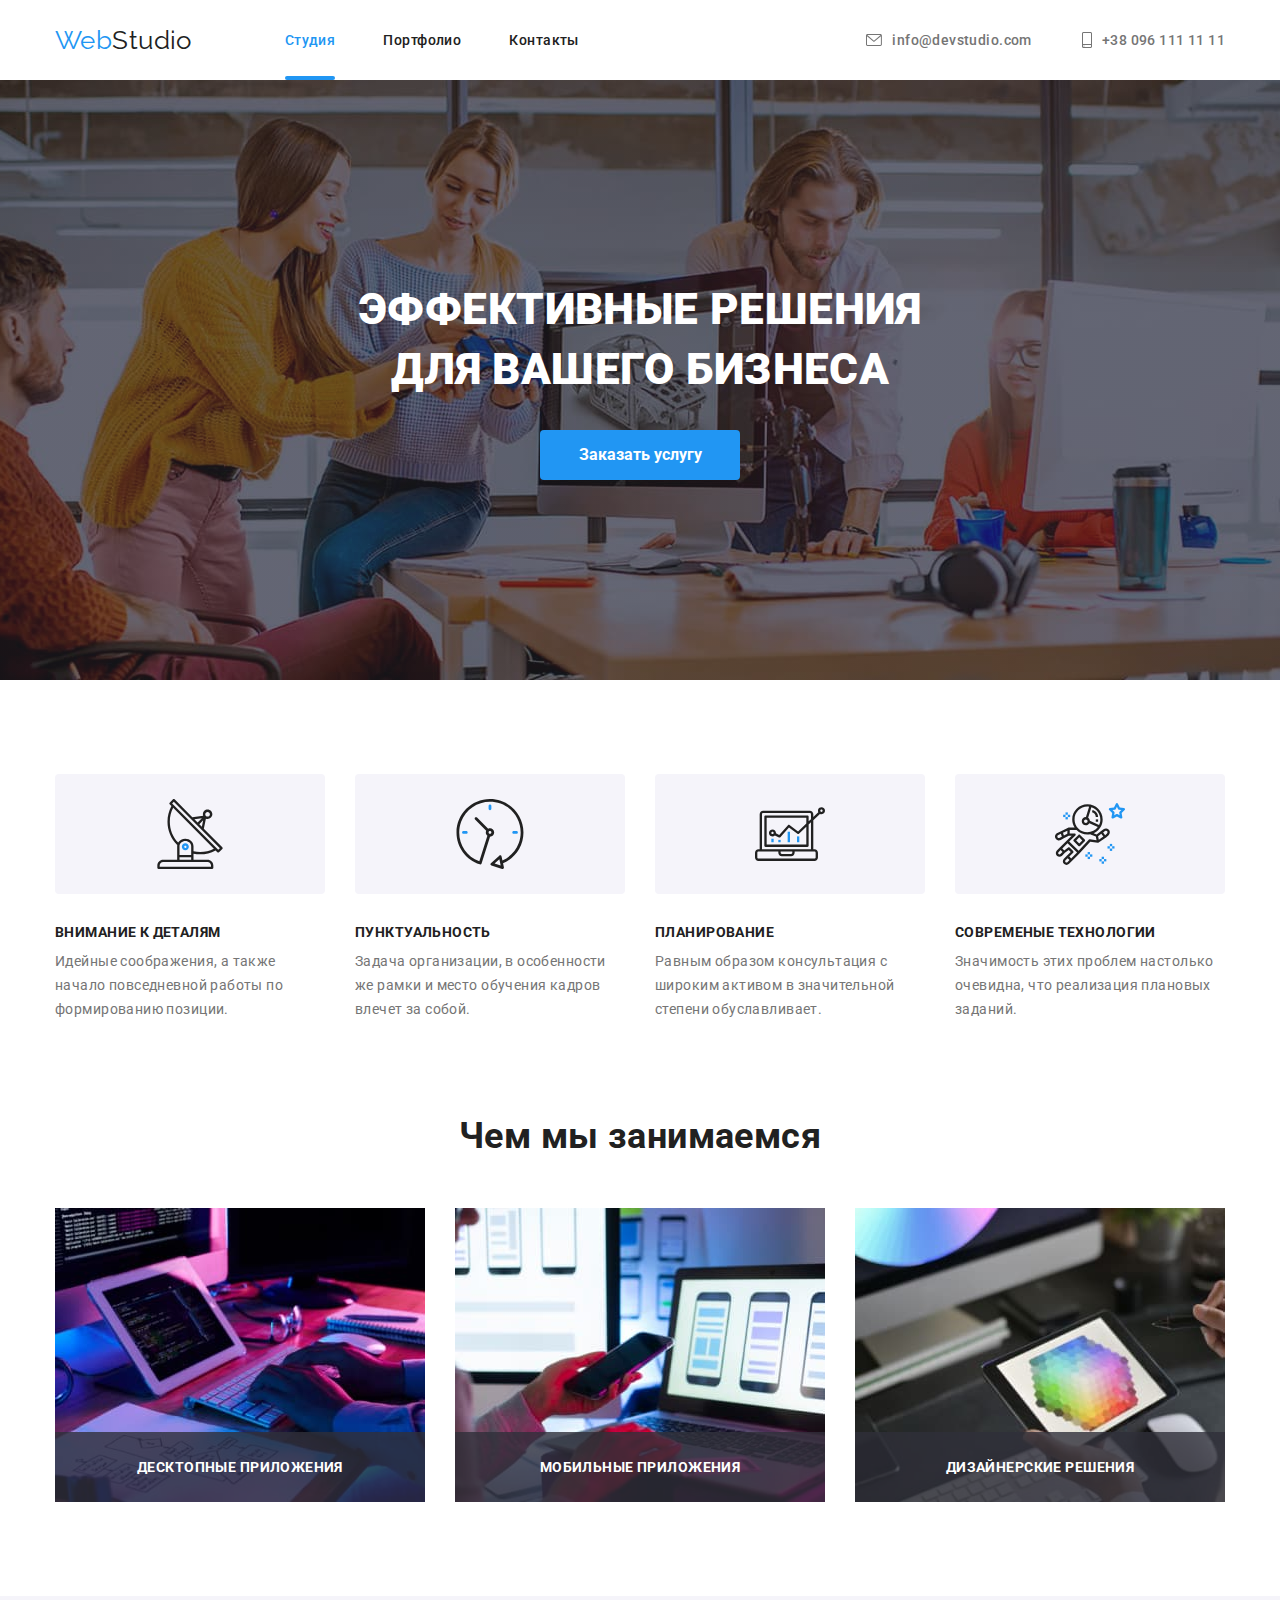
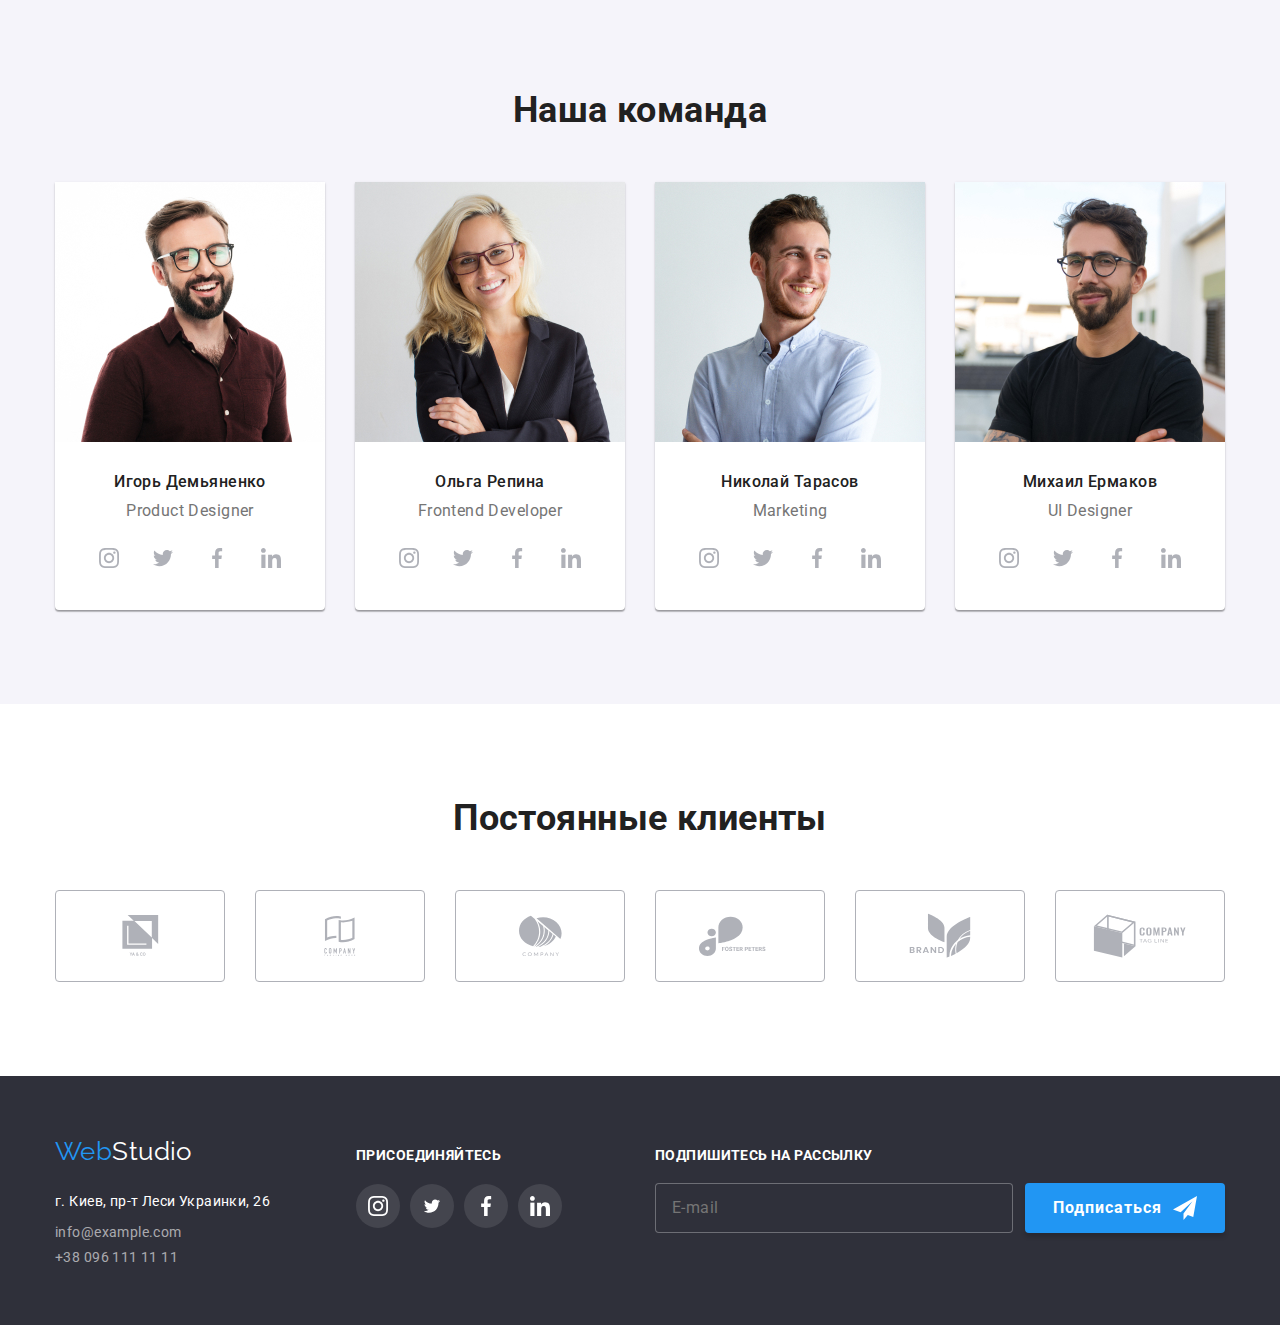
<file: index.html>
<!DOCTYPE html>
<html lang="ru">

<head>
    <meta charset="UTF-8">
    <meta http-equiv="X-UA-Compatible" content="IE=edge">
    <meta name="viewport" content="width=device-width, initial-scale=1.0">
    <title>Document</title>
    <link href="https://fonts.googleapis.com/css2?family=Raleway:wght@700&family=Roboto:wght@400;500;700;900&display=swap"
        rel="stylesheet">
    <link rel="stylesheet" href="https://cdnjs.cloudflare.com/ajax/libs/modern-normalize/1.1.0/modern-normalize.min.css">
    <link rel="stylesheet" href="./css/styles.css">
</head>

<body>
    <header class="header">
        <div class="container">
            <nav class="main-nav">
                <a href="./index.html" class="logo link"><span class="acent">Web</span>Studio</a>
            
                <ul class="site-nav list">
                    <li class="item position"><a href="./index.html" class="link current">Студия</a></li>
                    <li class="item"><a href="./portfolio.html" class="link">Портфолио</a></li>
                    <li class="item"><a href="" class="link">Контакты</a></li>
                </ul>
            
            </nav>
            
            <ul class="contacts-nav list">
                <li class="item">
                    <a href="mailto:info@devstudio.com" class="link link-icon">
                        <svg class="icon-email" width="16" height="12">
                        <use href="./images/icons.svg#email"></use>
                    </svg>info@devstudio.com</a></li>
                <li class="item">
                    <a href="tel:+380961111111" class="link link-icon">
                        <svg class="icon-email" width="10" height="16">
                        <use href="./images/icons.svg#tel"></use>
                    </svg>+38 096 111 11 11</a></li>
            </ul>
        </div>
    </header>
    <main>
        <section class="section hero overlay">
            <div class="container">
                <h1 class="title">ЭФФЕКТИВНЫЕ РЕШЕНИЯ ДЛЯ ВАШЕГО БИЗНЕСА</h1>
                <button type="button" class="button" data-modal-open>Заказать услугу</button>
            </div>
        </section>
        <section class="section benefits">
            <div class="container">
                <h2 class="visually-hidden">преимущества</h2>
                <ul class="list">
                    <li class="item">
                        <div class="attention">
                            <svg class="icon-attention">
                                <use href="./images/icons.svg#attention"></use>
                            </svg>
                        </div>
                        <h3 class="title-benefits">ВНИМАНИЕ К ДЕТАЛЯМ</h3>
                        <p class="description-benefits">Идейные соображения, а также начало повседневной работы по формированию позиции.
                        </p>
                    </li>
                    <li class="item">
                        <div class="attention">
                            <svg class="icon-attention">
                                <use href="./images/icons.svg#punktuality"></use>
                            </svg>
                        </div>
                        <h3 class="title-benefits">ПУНКТУАЛЬНОСТЬ</h3>
                        <p class="description-benefits">Задача организации, в особенности же рамки и место обучения кадров влечет за
                            собой.</p>
                    </li>
                    <li class="item">
                        <div class="attention">
                            <svg class="icon-attention">
                                <use href="./images/icons.svg#planning"></use>
                            </svg>
                        </div>
                        <h3 class="title-benefits">ПЛАНИРОВАНИЕ</h3>
                        <p class="description-benefits">Равным образом консультация с широким активом в значительной степени
                            обуславливает.</p>
                    </li>
                    <li class="item">
                        <div class="attention">
                            <svg class="icon-attention">
                                <use href="./images/icons.svg#technology"></use>
                            </svg>
                        </div>
                        <h3 class="title-benefits">СОВРЕМЕНЫЕ ТЕХНОЛОГИИ</h3>
                        <p class="description-benefits">Значимость этих проблем настолько очевидна, что реализация плановых заданий.</p>
                    </li>
                </ul>
            </div>
        </section>
        <section class="section examples">
           <div class="container">
                <h2 class="section-title">Чем мы занимаемся</h2>
                <ul class="list">
                    <li class="item position"><img class="foto" src="./images/img1.jpg" width="370" alt="программируем"><div class="examples-description"><h3 class="title">Десктопные приложения</h3></div></li>
                    <li class="item position"><img class="foto" src="./images/img2.jpg" width="370" alt="адаптируем для телефона"><div class="examples-description"><h3 class="title">Мобильные приложения</h3></div></li>
                    <li class="item position"><img class="foto" src="./images/img3.jpg" width="370" alt="умняк мандячим"><div class="examples-description"><h3 class="title">Дизайнерские решения</h3></div></li>
                </ul>
           </div>
        </section>
        <section class="section team">
            <div class="container">
                <h2 class="section-title">Наша команда</h2>
                <ul class="list team-list">
                    <li class="item"><img class="foto" src="./images/imgigor.jpg" width="270" alt="фотография Игорь Демьяненко">
                        <div class="team-info"><h3 class="name">Игорь Демьяненко</h3>
                        <p class="profession">Product Designer</p>
                        <ul class="list social-links">
                            <li><a href="" class="link social-link"><svg class="icon-social-network">
                                <use href="./images/icons.svg#instagram"></use>
                                </svg></a></li>
                            <li><a href="" class="link social-link"><svg class="icon-social-network">
                                <use href="./images/icons.svg#twitter"></use>
                            </svg></a></li>
                            <li><a href="" class="link social-link"><svg class="icon-social-network">
                                <use href="./images/icons.svg#facebook"></use>
                            </svg></a></li>
                            <li><a href="" class="link social-link"><svg class="icon-social-network">
                                <use href="./images/icons.svg#linkedin"></use>
                            </svg></a></li>
                        </ul>
                        </div>
                    </li>
                    <li class="item"><img class="foto" src="./images/imgolga.jpg" width="270" alt="фотография Ольга Репина">
                        <div class="team-info"><h3 class="name">Ольга Репина</h3>
                        <p class="profession">Frontend Developer</p>
                        <ul class="list social-links">
                            <li><a href="" class="link social-link"><svg class="icon-social-network">
                                        <use href="./images/icons.svg#instagram"></use>
                                    </svg></a></li>
                            <li><a href="" class="link social-link"><svg class="icon-social-network">
                                        <use href="./images/icons.svg#twitter"></use>
                                    </svg></a></li>
                            <li><a href="" class="link social-link"><svg class="icon-social-network">
                                        <use href="./images/icons.svg#facebook"></use>
                                    </svg></a></li>
                            <li><a href="" class="link social-link"><svg class="icon-social-network">
                                        <use href="./images/icons.svg#linkedin"></use>
                                    </svg></a></li>
                        </ul>
                        </div>
                    </li>
                    <li class="item"><img class="foto" src="./images/imgnikolay.jpg" width="270" alt="фотография Николай Тарасов">
                        <div class="team-info"><h3 class="name">Николай Тарасов</h3>
                        <p class="profession">Marketing</p>
                        <ul class="list social-links">
                            <li><a href="" class="link social-link"><svg class="icon-social-network">
                                        <use href="./images/icons.svg#instagram"></use>
                                    </svg></a></li>
                            <li><a href="" class="link social-link"><svg class="icon-social-network">
                                        <use href="./images/icons.svg#twitter"></use>
                                    </svg></a></li>
                            <li><a href="" class="link social-link"><svg class="icon-social-network">
                                        <use href="./images/icons.svg#facebook"></use>
                                    </svg></a></li>
                            <li><a href="" class="link social-link"><svg class="icon-social-network">
                                        <use href="./images/icons.svg#linkedin"></use>
                                    </svg></a></li>
                        </ul>
                        </div>
                    </li>
                    <li class="item"><img class="foto" src="./images/imgmihai.jpg" width="270" alt="фотография Михаил Ермаков">
                        <div class="team-info"><h3 class="name">Михаил Ермаков</h3>
                        <p class="profession">UI Designer</p>
                        <ul class="list social-links">
                            <li><a href="" class="link social-link"><svg class="icon-social-network">
                                        <use href="./images/icons.svg#instagram"></use>
                                    </svg></a></li>
                            <li><a href="" class="link social-link"><svg class="icon-social-network">
                                        <use href="./images/icons.svg#twitter"></use>
                                    </svg></a></li>
                            <li><a href="" class="link social-link"><svg class="icon-social-network">
                                        <use href="./images/icons.svg#facebook"></use>
                                    </svg></a></li>
                            <li><a href="" class="link social-link"><svg class="icon-social-network">
                                        <use href="./images/icons.svg#linkedin"></use>
                                    </svg></a></li>
                        </ul>
                        </div>
                    </li>
                </ul>
            </div>
        </section>
        <section class="section">
            <div class="container">
                <h2 class="section-title">Постоянные клиенты</h2>
                <ul class="list regular-clients">
                    <li><a href="" class="link client"><svg width="46.7" height="41" class="icon-clients">
                        <use href="./images/icons.svg#client1"></use>   
                    </svg></a></li>
                    <li><a href="" class="link client"><svg  width="52" height="40" class="icon-clients">
                        <use href="./images/icons.svg#client2"></use>
                    </svg></a></li>
                    <li><a href="" class="link client"><svg width="46.46" height="41.18" class="icon-clients">
                        <use href="./images/icons.svg#client3"></use>
                    </svg></a></li>
                    <li><a href="" class="link client"><svg width="84.44" height="40.620" class="icon-clients">
                        <use href="./images/icons.svg#client4"></use>
                    </svg></a></li>
                    <li><a href="" class="link client"><svg width="62.54" height="45.43" class="icon-clients">
                        <use href="./images/icons.svg#client5"></use>
                    </svg></a></li>
                    <li><a href="" class="link client"><svg width="93.79" height="43.93" class="icon-clients">
                        <use href="./images/icons.svg#client6"></use>
                    </svg></a></li>
                </ul>
            </div>
        </section>
    </main>
    <footer class="section footer-info">
        <div class="container footer">
            <div class="footer-addres">
                <a href="./index.html" class="footer-logo logo link"><span class="acent">Web</span><span
                    class="footer-acent">Studio</span></a>
                <address class="footer-contacts">
                <ul class="list">
                    <li class="item"><a href="https://bit.ly/3pXMvUd" target="_blank" rel="noreferrer noopener"
                            class="location link">г. Киев,
                            пр-т Леси Украинки, 26</a></li>
                    <li class="item"><a href="mailto:info@example.com" class="link hover-footer">info@example.com</a></li>
                    <li class="item"><a href="tel:+380961111111" class="link hover-footer">+38 096 111 11 11</a></li>
                </ul>
                </address>
            </div>
            <div class="join-us">
                <h2 class="title">присоединяйтесь</h2>
                <ul class="list footer-links">
                    <li><a href="" class="link footer-link">
                        <svg width="20" height="20" class="icon-footer"><use href="./images/icons.svg#instafooter"></use></svg>
                    </a></li>
                    <li><a href="" class="link footer-link">
                        <svg width="20" height="16.25" class="icon-footer"><use href="./images/icons.svg#twitfooter"></use></svg>
                    </a></li>
                    <li><a href="" class="link footer-link">
                        <svg width="20" height="20" class="icon-footer"><use href="./images/icons.svg#facebookfooter"></use></svg>
                    </a></li>
                    <li><a href="" class="link footer-link">
                        <svg width="20" height="20" class="icon-footer"><use href="./images/icons.svg#linkedinfooter"></use></svg>
                    </a></li>
                </ul>
            </div>
            <div class="email-input">
                <h2 class="title">Подпишитесь на рассылку</h2>
                <form class="footer-form">
                    <input type="email" name="mail" class="footer-input" required placeholder="E-mail">
                    <button type="submit" class="button-footer">Подписаться
                        <svg width="24px" height="24px" class="icon-button-footer">
                            <use href="./images/icons.svg#icon-send"></use>
                        </svg>
                    </button>
                </form>
            </div>
        </div>
    </footer>
    <div class="backdrop is-hidden" data-modal>
        <div class="modal"><button type="button" class="modal-button" data-modal-close><svg class="icon-modal-close" width="18px" height="18px">
            <use href="./images/icons.svg#close-black"></use></svg></button>
            
            <form class="form">
                <b>Оставьте свои данные, мы вам перезвоним</b>
                
                <div class="form-group">
                    <label for="name" class="form-lable"><span class="input-text">Имя</span><input type="text" name="name" id="name" class="form-input" required><svg class="icon-person" width="18px" height="18px">
                        <use href="./images/icons.svg#person-black"></use></svg>
                    </label>
                    
                </div>
                
                <div class="form-group">
                    <label for="tel" class="form-lable"><span class="input-text">Телефон</span><input type="tel" name="tel" id="tel" class="form-input"><svg class="icon-person" width="18px" height="18px">
                        <use href="./images/icons.svg#phone-black"></use></svg>
                    </label>
                                     
                </div>
                
                <div class="form-group">
                    <label for="mail" class="form-lable"><span class="input-text">Почта</span><input type="email" name="mail" id="mail" class="form-input"><svg class="icon-person" width="18px" height="18px">
                        <use href="./images/icons.svg#email-black"></use></svg>
                    </label>
                </div>

                <div class="coment-group">
                    <label for="coment" class="form-lable"><span class="input-text">Комментарий</span><textarea name="coment" id="coment" class="coment-input" placeholder="Введите текст"></textarea>
                    </label>
                    
                </div>
                

                <div class="checkbox-field">
                    <label class="checkbox-lable"><input type="checkbox" class="checkbox" name="policy">
                    <svg class="icon-check" width="15px" height="15px">
                        <use href="./images/icons.svg#checkbox-empty"></use></svg>
                    <span>Соглашаюсь с рассылкой и принимаю <a href="" class="link">Условия договора</a></span> 
                    </label>
                </div>
                
                
                <button type="submit" class="button-form">Отправить</button>
            </form>
        </div>
    </div>
    <script src="./js/modal.js"></script>
</body>
</html>
</file>
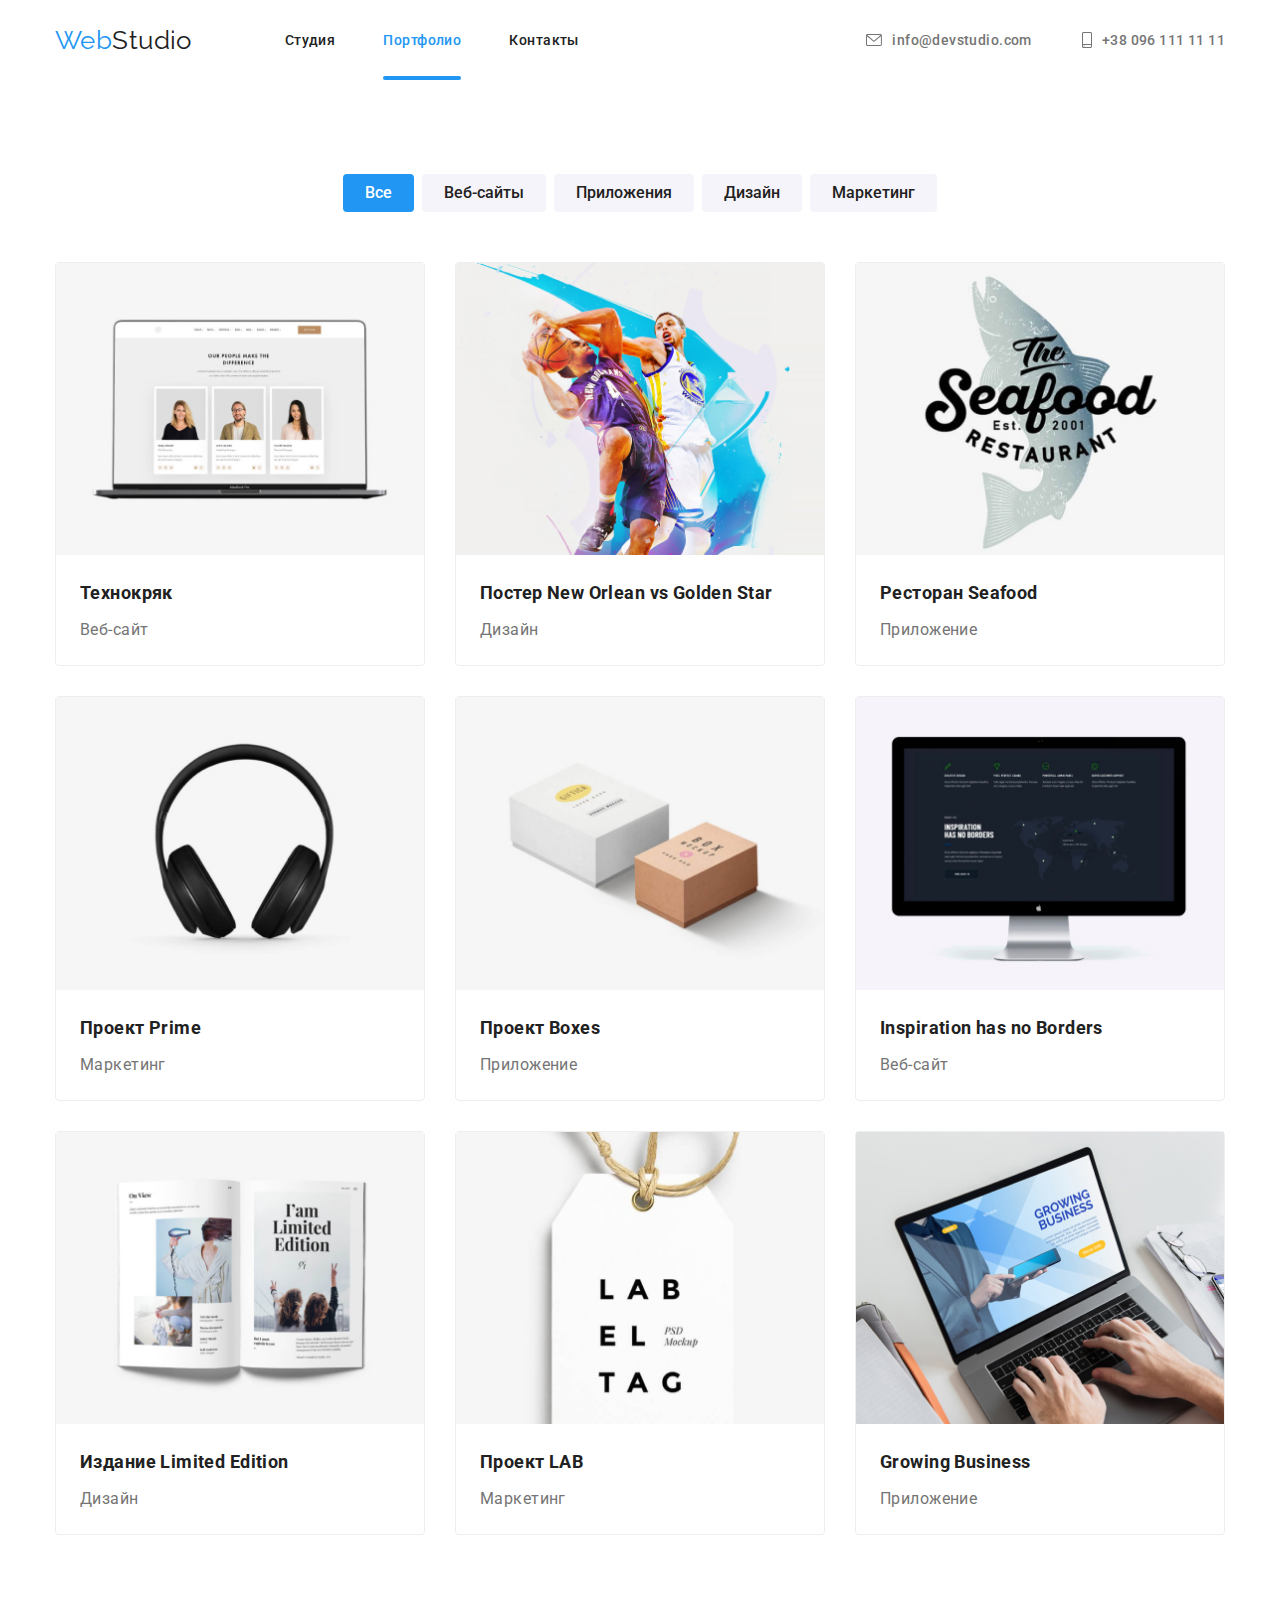
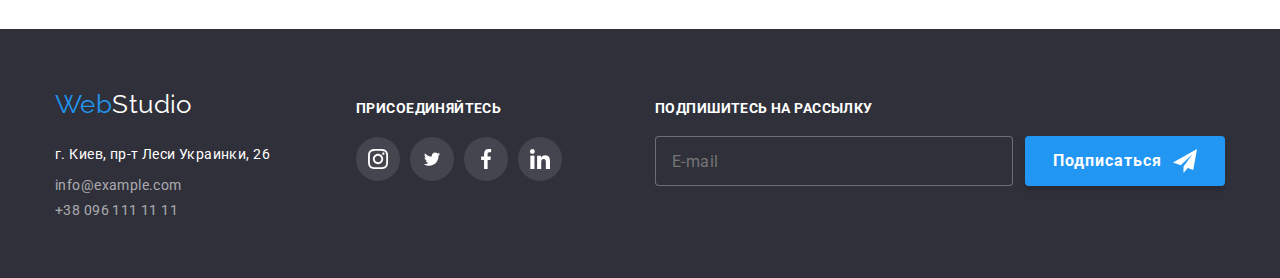
<file: portfolio.html>
<!DOCTYPE html>
<html lang="ru">
<head>
    <meta charset="UTF-8">
    <meta http-equiv="X-UA-Compatible" content="IE=edge">
    <meta name="viewport" content="width=device-width, initial-scale=1.0">
    <title>Document</title>
    <link href="https://fonts.googleapis.com/css2?family=Raleway:wght@700&family=Roboto:wght@400;500;700;900&display=swap"
        rel="stylesheet">
    <link rel="stylesheet" href="https://cdnjs.cloudflare.com/ajax/libs/modern-normalize/1.1.0/modern-normalize.min.css">
    <link rel="stylesheet" href="./css/styles.css"> 
</head>
<body>
     <header class="header">
        <div class="container">
            <nav class="main-nav">
                <a href="./index.html" class="logo link"><span class="acent">Web</span>Studio</a>
            
                <ul class="site-nav list">
                    <li class="item"><a href="./index.html" class="link">Студия</a></li>
                    <li class="item position"><a href="./portfolio.html" class="link current">Портфолио</a></li>
                    <li class="item"><a href="" class="link">Контакты</a></li>
                </ul>
            
            </nav>
            
            <ul class="contacts-nav list">
                <li class="item">
                    <a href="mailto:info@devstudio.com" class="link link-icon">
                        <svg class="icon-email" width="16" height="12">
                        <use href="./images/icons.svg#email"></use>
                    </svg>info@devstudio.com</a></li>
                <li class="item">
                    <a href="tel:+380961111111" class="link link-icon">
                        <svg class="icon-email" width="10" height="16">
                        <use href="./images/icons.svg#tel"></use>
                    </svg>+38 096 111 11 11</a></li>
            </ul>
        </div>
    </header>
    <main>
        <section class="section portfolio">
            <div class="container">
                <h1 class="visually-hidden">Портфолио</h1>
                <div class="portfolio-filter">
                    <ul class="btn-list list">
                        <li class="item"><button type="button" class="btn active">Все</button></li>
                        <li class="item"><button type="button" class="btn">Веб-сайты</button></li>
                        <li class="item"><button type="button" class="btn">Приложения</button></li>
                        <li class="item"><button type="button" class="btn">Дизайн</button></li>
                        <li class="item"><button type="button" class="btn">Маркетинг</button></li>
                    </ul>
                </div>
                <ul class="list">
                    <li class="portfolio-item">
                        <a href="" class="link portfolio-link"><div class="position"><img class="foto" src="./images/imgportfolio1.jpg" alt="разработка Веб-сайта" width="370">
                            <div class="portfolio-description"><p>Ресурс предлагает комплексные предложения с разным уровнем функционала и сервисов. Все это позволит посетителю получить
                            исчерпывающие сведения о компании или частном лице.</p></div></div>
                            <div class="portfolio-info"><h2 class="portfolio-title">Технокряк</h2>
                            <p class="about">Веб-сайт</p></div>
                        </a>
                    </li>
                    
                    <li class="portfolio-item">
                        <a href="" class="link portfolio-link"><div class="position"><img class="foto" src="./images/imgportfolio2.jpg" alt="баскетболисты" width="370">
                            <div class="portfolio-description"><p>Ресурс предлагает комплексные предложения с разным уровнем функционала и сервисов. Все это позволит посетителю получить 
                            исчерпывающие сведения о компании или частном лице.</p></div></div>
                            <div class="portfolio-info"><h2 class="portfolio-title">Постер New Orlean vs Golden Star</h2>
                            <p class="about">Дизайн</p></div>
                        </a>
                
                    </li>
                    <li class="portfolio-item">
                        <a href="" class="link portfolio-link"><div class="position"><img class="foto" src="./images/imgportfolio3.jpg" alt="логотип ресторана" width="370">
                            <div class="portfolio-description"><p>Ресурс предлагает комплексные предложения с разным уровнем функционала и сервисов. Все это позволит посетителю получить
                            исчерпывающие сведения о компании или частном лице.</p></div></div>
                            <div class="portfolio-info"><h2 class="portfolio-title">Ресторан Seafood</h2>
                            <p class="about">Приложение</p></div>
                        </a>
                
                    </li>
                    <li class="portfolio-item">
                        <a href="" class="link portfolio-link"><div class="position"><img class="foto" src="./images/imgportfolio4.jpg" alt="наушники" width="370">
                            <div class="portfolio-description"><p>Ресурс предлагает комплексные предложения с разным уровнем функционала и сервисов. Все это позволит посетителю получить
                            исчерпывающие сведения о компании или частном лице.</p></div></div>
                            <div class="portfolio-info"><h2 class="portfolio-title">Проект Prime</h2>
                            <p class="about">Маркетинг</p></div>
                        </a>
                
                    </li>
                    <li class="portfolio-item">
                        <a href="" class="link portfolio-link"><div class="position"><img class="foto" src="./images/imgportfolio5.jpg" alt="две коробки" width="370">
                            <div class="portfolio-description"><p>Ресурс предлагает комплексные предложения с разным уровнем функционала и сервисов. Все это позволит посетителю получить
                            исчерпывающие сведения о компании или частном лице.</p></div></div>
                            <div class="portfolio-info"><h2 class="portfolio-title">Проект Boxes</h2>
                            <p class="about">Приложение</p></div>
                        </a>
                
                    </li>
                    <li class="portfolio-item">
                        <a href="" class="link portfolio-link"><div class="position"><img class="foto" src="./images/imgportfolio6.jpg" alt="открытый Веб-сайт" width="370">
                            <div class="portfolio-description"><p>Ресурс предлагает комплексные предложения с разным уровнем функционала и сервисов. Все это позволит посетителю получить
                            исчерпывающие сведения о компании или частном лице.</p></div></div>
                            <div class="portfolio-info"><h2 class="portfolio-title">Inspiration has no Borders</h2>
                            <p class="about">Веб-сайт</p></div>
                        </a>
                
                    </li>
                    <li class="portfolio-item">
                        <a href="" class="link portfolio-link"><div class="position"><img class="foto" src="./images/imgportfolio7.jpg" alt="открытая книга" width="370">
                            <div class="portfolio-description"><p>Ресурс предлагает комплексные предложения с разным уровнем функционала и сервисов. Все это позволит посетителю получить
                            исчерпывающие сведения о компании или частном лице.</p></div></div>
                            <div class="portfolio-info"><h2 class="portfolio-title">Издание Limited Edition</h2>
                            <p class="about">Дизайн</p></div>
                        </a>
                
                    </li>
                    <li class="portfolio-item">
                        <a href="" class="link portfolio-link"><div class="position"><img class="foto" src="./images/imgportfolio8.jpg" alt="бирка" width="370">
                            <div class="portfolio-description"><p>Ресурс предлагает комплексные предложения с разным уровнем функционала и сервисов. Все это позволит посетителю получить
                            исчерпывающие сведения о компании или частном лице.</p></div></div>
                            <div class="portfolio-info"><h2 class="portfolio-title">Проект LAB</h2>
                            <p class="about">Маркетинг</p></div>
                        </a>
                
                    </li>
                    <li class="portfolio-item">
                        <a href="" class="link portfolio-link"><div class="position"><img class="foto" src="./images/imgportfolio9.jpg" alt="работа за ноутбуком" width="370">
                            <div class="portfolio-description"><p>Ресурс предлагает комплексные предложения с разным уровнем функционала и сервисов. Все это позволит посетителю получить
                            исчерпывающие сведения о компании или частном лице.</p></div></div>
                            <div class="portfolio-info"><h2 class="portfolio-title">Growing Business</h2>
                            <p class="about">Приложение</p></div>
                        </a>
                
                    </li>
                
                </ul>
            </div>
        </section>
    </main>
    <footer class="section footer-info">
        <div class="container footer">
            <div class="footer-addres">
                <a href="./index.html" class="footer-logo logo link"><span class="acent">Web</span><span
                        class="footer-acent">Studio</span></a>
                <address class="footer-contacts">
                    <ul class="list">
                        <li class="item"><a href="https://bit.ly/3pXMvUd" target="_blank" rel="noreferrer noopener"
                                class="location link">г. Киев,
                                пр-т Леси Украинки, 26</a></li>
                        <li class="item"><a href="mailto:info@example.com" class="link hover-footer">info@example.com</a>
                        </li>
                        <li class="item"><a href="tel:+380961111111" class="link hover-footer">+38 096 111 11 11</a></li>
                    </ul>
                </address>
            </div>
            <div class="join-us">
                <h2 class="title">присоединяйтесь</h2>
                <ul class="list footer-links">
                    <li><a href="" class="link footer-link">
                            <svg width="20" height="20" class="icon-footer">
                                <use href="./images/icons.svg#instafooter"></use>
                            </svg>
                        </a></li>
                    <li><a href="" class="link footer-link">
                            <svg width="20" height="16.25" class="icon-footer">
                                <use href="./images/icons.svg#twitfooter"></use>
                            </svg>
                        </a></li>
                    <li><a href="" class="link footer-link">
                            <svg width="20" height="20" class="icon-footer">
                                <use href="./images/icons.svg#facebookfooter"></use>
                            </svg>
                        </a></li>
                    <li><a href="" class="link footer-link">
                            <svg width="20" height="20" class="icon-footer">
                                <use href="./images/icons.svg#linkedinfooter"></use>
                            </svg>
                        </a>
                    </li>
                </ul>
            </div>
            <div class="email-input">
                <h2 class="title">Подпишитесь на рассылку</h2>
                <form class="footer-form">
                    <input type="email" name="mail" class="footer-input" required placeholder="E-mail">
                    <button type="submit" class="button-footer">Подписаться
                        <svg width="24px" height="24px" class="icon-button-footer">
                            <use href="./images/icons.svg#icon-send"></use>
                        </svg>
                    </button>
                </form>
            </div>
        </div>
    </footer>
    
</body>
</html>
</file>
<file: css/styles.css>
*,
*::before,
*::after {
    box-sizing: border-box;
}

:root {
    --brand-color:#2196F3;
    --main-text-color:#212121;
    --secondary-text-color: #757575;
    --white-color: #FFFFFF;
    --main-font: 'Roboto';
}

body {
    color: var(--main-text-color);
    background-color: var(--white-color);
    font-family: var(--main-font), sans-serif;
    letter-spacing: 0.03em;
    font-size: 14px;
}
h1,
h2,
h3,
h4,
h5,
h6,
p,
ul {
    margin: 0;
    margin: 0;
    padding: 0;
}

a:active,
a:focus {
    outline: none;
}

input,
textarea {
    outline: none;
}

input:active,
textarea:active {
    outline: none;
}

:focus {
    outline: none;
}

textarea {
    resize: none;
}

textarea {
    resize: vertical;
}

textarea {
    resize: horizontal;
}

.list {
    list-style: none;
}
.link {
    text-decoration: none;
    color: var(--main-text-color)
}
.section {
    padding-top: 94px;
    padding-bottom: 94px;
}
.container {
    margin-left: auto;
    margin-right: auto;
    padding-left: 15px;
    padding-right: 15px;
    width: 1200px;
}

/* header */
.logo {
    font-family: 'Raleway';
    color: var(--main-text-color);
    font-size: 26px;
    line-height: 1.192;

}

.acent  {
    color: var(--brand-color);
    
}
.header .container {
    display: flex;
    align-items: center;
}
.main-nav {
    display: flex;
    align-items: center;
}
.site-nav {
    display: flex;
    align-items: center;
    justify-content: space-between;
    width: 294px;
    margin-left: 93px;
    font-weight: 500;
    font-size: 14px;
    line-height: 1.143;
}
.site-nav div:not(:last-child) {
    margin-right: 50px;
}
.site-nav .link.current {
    color: var(--brand-color);
}
.site-nav .link {
    display: block;
    transition: color 250ms cubic-bezier(0.4, 0, 0.2, 1);
    padding-top: 32px;
    padding-bottom: 32px;
}
.site-nav .link:hover,
.site-nav .link:focus {
    color: var(--brand-color);
}
.contacts-nav {
    margin-left: auto;
    display: flex;
    align-items: center;
}
.contacts-nav .item:not(:last-child) {
    margin-right: 50px;
}
.contacts-nav .link {
    padding-top: 32px;
    padding-bottom: 32px;
    font-weight: 500;
    font-size: 14px;
    line-height: 1.143;
    color: var(--secondary-text-color);
}

/* позиционирование хедера */


.position {
       position: relative;
       overflow: hidden;
}

.site-nav .current::after {
    display: block;
    content: '';
    position: absolute;
    width: 100%;
    height: 4px;
    left: 0;
    bottom: 0;
    background: #2196F3;
    border-radius: 2px;
}





/* ИКОНКИ контактов */

.link-icon {
    display: inline-flex;
    align-items: center;
    transition: color 250ms cubic-bezier(0.4, 0, 0.2, 1);
}
.icon-email {
    fill: currentColor;
    margin-right: 10px;
    
}
.link-icon:hover {
    color: var(--brand-color);
}




.contacts-nav .link:hover,
.contacts-nav .link:focus {
    color: var(--brand-color);
}
/* main */
.hero {
    padding-top: 200px; 
    padding-bottom: 200px;
    text-align: center;
    background: #C4C4C4;
    
}
.overlay {
    max-width: 1600px;
    height: 600px;
    margin-left: auto;  
    margin-right: auto;
    background-repeat: no-repeat;
    background-size: cover;
    background-position: center;
    background-image: linear-gradient(to right, 
    rgba(47, 48, 58, 0.4), 
    rgba(47, 48, 58, 0.4)),
    url(../images/Imghero\ \(1\).jpg);
    
    
    
    
}
.hero .title {
    width: 650px;
    margin-left: auto;
    margin-right: auto;
    margin-bottom: 30px;
    color: var(--white-color);
    font-weight: 900;
    font-size: 44px;
    line-height: 1.363;
}
.button {
    cursor: pointer;
    background-color: var(--brand-color);
    color: var(--white-color);
    font-weight: 700;
    font-size: 16px;
    line-height: 1.875;
    font-family: 'Roboto';
    border-radius: 4px;
    padding: 10px 32px 10px 32px;
    min-width: 200px;
    border: none;
    transition: background-color 250ms cubic-bezier(0.4, 0, 0.2, 1);
}

.button:focus {
    background-color: #188CE8;
}
/* претмущества */


.visually-hidden {
    position: absolute;
    width: 1px;
    height: 1px;
    margin: -1px;
    border: 0;
    padding: 0;

    white-space: nowrap;
    clip-path: inset(100%);
    clip: rect(0 0 0 0);
    overflow: hidden;
}

.benefits .list {
    display: flex;
}
.benefits .item {
    width: 270px;
}
.benefits .item:not(:last-child) {
    margin-right: 30px;
}


.title-benefits {
    margin-bottom: 10px;
    font-size: 14px;
    line-height: 1.143;
}


.description-benefits {
    color: var(--secondary-text-color);
    line-height: 1.714;
}
   


/* ИКОНКИ ПРЕИМУЩЕСТВ */
.attention {
    display: flex;
    align-items: center;
    justify-content: center;
    height: 120px;
    background-color: #F5F4FA;
    border-radius: 4px;
    margin-bottom: 30px;
    
}
.icon-attention {
    width: 70px;
    height: 70px;
    
}






.section.examples {
    padding-top: 0;
    
}

.examples .list {
    display: flex;
    justify-content: space-between;
}


.foto {
    display: block;
    max-width: 100%;
}
.section-title {
    margin-bottom: 50px;
    font-size: 36px;
    line-height: 1.166;
}


/* позиционирование чем мы занимаемся */

.examples-description {
    display: flex;
    position: absolute;
    align-items: center;
    justify-content: center;
    bottom: 0;
    left: 0;
    width: 100%;
    height: 70px;
    background: rgba(47, 48, 58, 0.8);
}

.position .title {
    font-weight: 700;
    font-size: 14px;
    line-height: 1.142em;
    letter-spacing: 0.03em;
    text-transform: uppercase;
    color: var(--white-color);
    
}




/* наша команда */
.team   {
    background-color: #F5F4FA;

}
.team .item {
    background: #FFFFFF;
    box-shadow: 0px 1px 3px rgba(0, 0, 0, 0.12), 0px 1px 1px rgba(0, 0, 0, 0.14), 0px 2px 1px rgba(0, 0, 0, 0.2);
    border-radius: 0px 0px 4px 4px;
    text-align: center;
}
.team .title {
    font-weight: 700;
    font-size: 36px;
    line-height: 1.166;
}
.name {
    margin-bottom: 10px;
    font-weight: 500;
    font-size: 16px;
    line-height: 1.187;
}
.profession {
    margin-top: 0px;
    margin-bottom: 16px;
    color: var(--secondary-text-color);
    font-size: 16px;
    line-height: 1.187;
}
.team-info {
    padding-top: 30px;
    padding-bottom: 30px;
}
.team-list {
    display: flex;
    justify-content: space-between;
}


/* ИКОНКИ КОМАНДІ */

.social-links {
    display: flex;
    justify-content: center;
    align-items: center;
    height: 44px;
    color: #AFB1B8;
}
.social-link {
    display: flex;
    align-items: center;
    justify-content:center;
    transition: background-color 250ms cubic-bezier(0.4, 0, 0.2, 1), color 250ms cubic-bezier(0.4, 0, 0.2, 1);
    color: #AFB1B8;
    width: 44px;
    height: 44px;
    background-color: var(--white-color);
    border-radius: 50%;
    
}
.social-links li:not(:last-child)  {
    margin-right: 10px;
}

.social-link:hover,
.social-link:focus {
    background-color: var(--brand-color);
    color: var(--white-color);
}
.icon-social-network {
    width: 20px;
    height: 20px;
    fill: currentColor;
}


/* ПОСТОЯНЫЕ КЛИЕНТЫ */



.regular-clients {
    display: flex;
    align-items: center;
    justify-content: space-between;

}

.client {
    display: flex;
    align-items: center;
    justify-content: center;
    transition: color 250ms cubic-bezier(0.4, 0, 0.2, 1), border 250ms cubic-bezier(0.4, 0, 0.2, 1);
    width: 170px;
    height: 92px;
    border: 1px solid #AFB1B8;
    border-radius: 4px;
    color: #AFB1B8;
}
.icon-clients {
    fill: currentColor;
}

.client:hover,
.client:focus {
    color: var(--brand-color);
    border: 1px solid var(--brand-color);
}



/* footer */
.footer {
    display: flex;
    align-items: baseline;
}
.footer-info {
    padding-top: 60px;
    padding-bottom: 60px; 
    background-color: #2F303A;
}
.footer-addres {
    width: 231px;
    margin-right: 70px;
}
.footer-acent {
    color: #ffffff;
}
.footer-info .location.link {
    color: #FFFFFF;
    font-weight: 400;
    font-size: 14px;
    line-height: 2;
    font-family: 'Roboto';
}
.footer-contacts {
    
    font-style: normal;
}
.footer-contacts .link {
    color: rgba(255, 255, 255, 0.6);
    font-weight: 400;
    font-size: 14px;
    line-height: 2px;

}

.footer-logo {
    display: block;
    margin-bottom: 20px;
    
}
.footer-links {
    display: flex;
    justify-content: space-between;
}
.footer-link {
    display: flex;
    justify-content: center;
    align-items: center;
    transition: background-color 250ms cubic-bezier(0.4, 0, 0.2, 1);
    width: 44px;
    height: 44px;
    border-radius: 50px;
    background-color: rgba(255, 255, 255, 0.1);
    color: var(--white-color);
    
    
}
.footer-contacts .item:not(:last-child) {
    margin-bottom: 9px;
}
.hover-footer {
    transition: color 250ms cubic-bezier(0.4, 0, 0.2, 1);
}
.hover-footer:hover,
.hover-footer:focus {
    color: var(--brand-color);}

.join-us {
    margin-right: 93px;
    width: 206px;
    height: 80px;
    
}
.join-us .title {
    font-weight: 700;
    font-size: 14px;
    line-height: 1.14em;
    margin-bottom: 20px;
    text-transform: uppercase;
    color: var(--white-color)
}
.icon-footer {
    fill: currentColor;
}
.footer-link:hover,
.footer-link:focus {
    background-color: var(--brand-color);
}


    /* портфолио (вторая страница)*/
    /* main */
.portfolio {
    background-color: #ffffff;
}

.portfolio-filter .item:not(:last-child) {
    margin-right: 8px;

}
.portfolio .list {
    display: flex;
    flex-wrap: wrap;
    justify-content: center;
    
}
.portfolio-filter {
    margin-bottom: 50px;
}

.portfolio-item {
    width: calc((100% - 60px) / 3);
    margin-right: 30px;
    margin-bottom: 30px;
}


.portfolio-item:nth-child(3n) {
    margin-right: 0;
}
.portfolio-item:nth-last-child(-n+3) {
    margin-bottom: 0;
}
.portfolio-link {
    display: block;
}

.btn {
    /* margin-bottom: 50px; */
    font-family: 'Roboto';
    background-color: #F5F4FA;
    color: var(--main-text-color);
    font-weight: 500;
    font-size: 16px;
    line-height: 1.625;
    border-radius: 4px;
    padding: 6px 22px 6px 22px;
    border: none;
    cursor: pointer;
    transition: background-color 250ms cubic-bezier(0.4, 0, 0.2, 1), color 250ms cubic-bezier(0.4, 0, 0.2, 1), box-shadow 250ms cubic-bezier(0.4, 0, 0.2, 1);
    
}
.btn:hover, .btn:focus {
    background-color: var(--brand-color);
    color: var(--white-color);
    box-shadow: 0px 3px 1px rgba(0, 0, 0, 0.1), 0px 1px 2px rgba(0, 0, 0, 0.08), 0px 2px 2px rgba(0, 0, 0, 0.12);
}
.btn.active {
    background-color: var(--brand-color);
    color: var(--white-color);

}
.portfolio-title {
    margin-bottom: 4px;
}
.portfolio .portfolio-title {
    font-size: 18px;
    line-height: 2;
}

.portfolio .about {
    color: #757575;
    font-size: 16px;
    line-height: 1.875;
}

.portfolio-info {
    padding-top: 20px;
    padding-bottom: 20px;
    padding-left: 24px;
    padding-right: 24px;
}

.section-title {
    text-align: center;
}


.portfolio-item {
    background: var(--white-color);
    border: 1px solid #EEEEEE;
    border-radius: 4px;
}
.portfolio-link {
    display: block;
    transition: box-shadow 250ms cubic-bezier(0.4, 0, 0.2, 1);
    
}
.portfolio-link:hover {
    box-shadow: 0px 1px 1px rgba(0, 0, 0, 0.12), 0px 4px 4px rgba(0, 0, 0, 0.06), 1px 4px 6px rgba(0, 0, 0, 0.16);

}
/* Анимация портфолио */

.portfolio-description {
    position: absolute;
    transform: translateY(100%);
    transition: transform 250ms cubic-bezier(0.4, 0, 0.2, 1);
    opacity: 0;
    top: 0;
    left: 0;
    width: 100%;
    height: 100%;
    padding: 63px 24px;
    background-color: rgba(33, 150, 243, 0.9);
    font-weight: 400;
    font-size: 18px;
    line-height: 1.555em;
    letter-spacing: 0.03em;
    color: var(--white-color)
    
    
}
.portfolio-link:hover .portfolio-description{
    opacity: 1;
    transform: translateY(0);
    
    
}
.portfolio-link:focus .portfolio-description {
    opacity: 1;
    transform: translateY(0);
}




/* модальное окно */


.backdrop {
    position: fixed;
    opacity: 1;
    transition: opacity 250ms cubic-bezier(0.4, 0, 0.2, 1);
    top: 0; 
    left: 0;
    width: 100%;
    height: 100%;
    background: rgba(0, 0, 0, 0.2);
    
    
}

.backdrop.is-hidden {
    opacity: 0;
    pointer-events: none;
    visibility: hidden;  
   
}

.backdrop.is-hidden .modal {
    transform: translate(-50%, -50%) scale(2);
    

}

.modal {
    
    position: absolute;
    top: 50%;
    left: 50%;
    transform: translate(-50%, -50%) scale(1);
    transition: transform 250ms cubic-bezier(0.4, 0, 0.2, 1);
    padding: 40px;
    width: 528px;
    height: 581px;
    background-color: var(--white-color);
    box-shadow: 0px 1px 3px rgba(0, 0, 0, 0.12), 0px 1px 1px rgba(0, 0, 0, 0.14), 0px 2px 1px rgba(0, 0, 0, 0.2);
    border-radius: 4px;
    
    

}
.modal-button {
    display: flex;
    align-items: center;
    justify-content: center;
    position: absolute;
    top: 8px;
    right: 8px;
    width: 30px;
    height: 30px;
    border-radius: 50%;
    cursor: pointer;
    background: #FFFFFF;
    border: 1px solid rgba(0, 0, 0, 0.1);
}


/* ФОРМА МОДАЛКИ */





.form b {
    display: block;
    margin-bottom: 12px;
    text-align: center;
    font-weight: 700;
    font-size: 20px;
}
textarea {
    resize: none;
}



.form-group {
    position: relative;
    display: block;
    width: 100%;
    height: 58px;
    margin-bottom: 10px;
    
}
.coment-group {
    position: relative;
    display: block;
    width: 100%;
    height: 138px;
    margin-bottom: 20px;
}


.form-group:not(:last-child) {
    margin-bottom: 10px;
}
.form-lable {
    position: absolute;
    bottom: 0;
    display: block;
    width: 100%;  
}


.icon-person {
    position: absolute;
    top: 50%;
    left: 12px;
    transform: translateY(-50%);
    transition: fill 250ms cubic-bezier(0.4, 0, 0.2, 1);
}

.input-text {
    position: absolute;
    display: block;
    top: -18px;
    left: 0;
    font-weight: 400;
    font-size: 12px;
    line-height: 1.166;
    letter-spacing: 0.01em;
    color: #757575;

}
.form-input {
    height: 40px;
    width: 100%;
    padding-left: 42px;
    border: 1px solid rgba(33, 33, 33, 0.2);
    border-radius: 4px;
    transition: border-color 250ms cubic-bezier(0.4, 0, 0.2, 1);
    cursor: pointer;
}
.form-input:focus + .icon-person {
    fill: var(--brand-color);

}

.form-input:focus {
    border-color: var(--brand-color);
}
.coment-input {
    display: block;
    padding: 12px 16px;
    height: 120px;
    width: 100%;
    border: 1px solid rgba(33, 33, 33, 0.2);
    border-radius: 4px;
    transition: border-color 250ms cubic-bezier(0.4, 0, 0.2, 1);
    cursor: pointer;
}

.coment-input:focus {
    border-color: var(--brand-color);
}



.checkbox {
    -webkit-appearance: none;
    -moz-appearance: none;
    appearance: none;

}
.checkbox-field {
    margin-bottom: 30px;
    display: block;
    justify-content: center;
    align-items: center;
    height: 24px
    
}

/* .icon-check {
    display: block;
} */
.checkbox-input {
    margin-right: 8px;
}
.checkbox-lable {
    display: flex;
    align-items: center;
    justify-content: center;
    font-weight: 400;
    font-size: 14px;
    line-height: 1.71em;
    letter-spacing: 0.03em;
    color: var(--secondary-text-color);
}
.checkbox-lable a {
    text-decoration: underline;
    color: #2196F3;
}
.icon-check {
    transition: fill 250ms cubic-bezier(0.4, 0, 0.2, 1), background-color 250ms cubic-bezier(0.4, 0, 0.2, 1), background-image 250ms cubic-bezier(0.4, 0, 0.2, 1), background-origin 250ms cubic-bezier(0.4, 0, 0.2, 1);
    margin-right: 8px;
}
.checkbox:checked + .icon-check {
    fill: var(--brand-color);
    background-color: var(--brand-color);
    background-image: url(../images/icon-check.svg);
    background-origin: border-box;
}

/* .checkbox:focus:not(:checked) + .icon-check {
    fill: var(--brand-color);
    background-color: var(--brand-color);
    background-image: url(../images/icon-check.svg);
    background-origin: border-box;
} */


.button-form {
    display: block;
    margin: 0 auto;
    width: 200px;
    height: 50px;
    padding: 10px 55px;
    background: var(--brand-color);
    box-shadow: 0px 4px 4px rgba(0, 0, 0, 0.15);
    border-radius: 4px;
    border: none;
    color: var(--white-color);
    cursor: pointer;
    font-weight: 700;
    font-size: 16px;
    line-height: 1.875em;
    letter-spacing: 0.06em;
    transition: background 250ms cubic-bezier(0.4, 0, 0.2, 1);
    
}

.button-form:focus {
    background: #188CE8;
}

.icon-modal-close {
    transition: fill 250ms cubic-bezier(0.4, 0, 0.2, 1);
}

.modal-button:focus>.icon-modal-close {
    fill: var(--brand-color);
}

.modal-button:hover>.icon-modal-close {
    fill: var(--brand-color);
}





/* ФОРМА ФУТЕРА */
.email-input {
    width: 570px;
    height: 86px;

}

.email-input .title {
    margin-bottom: 20px;
    font-weight: 700;
    font-size: 14px;
    color: var(--white-color);
    line-height: 1.143em;
    letter-spacing: 0.03em;
    text-transform: uppercase
    
}
.footer-input {
    
    padding: 15px 0 15px 16px;
    width: 358px;
    height: 50px;
    border: 1px solid rgba(255, 255, 255, 0.3);
    border-radius: 4px;
    background: #2F303A;
    font-weight: 400;
    font-size: 16px;
    line-height: 1.25em;
    letter-spacing: 0.03em;
    color: rgba(255, 255, 255, 0.6);
}

.footer-input:focus {
    color: var(--white-color);
}
.button-footer {
    display: flex;
    align-items: center;
    justify-content: space-between;
    width: 200px;
    height: 50px;
    padding: 10px 28px 10px 28px;
    color: var(--white-color);
    background: #2196F3;
    box-shadow: 0px 4px 4px rgba(0, 0, 0, 0.15);
    border-radius: 4px;
    border: none;
    font-weight: 700;
    font-size: 16px;
    line-height: 1.875em;
    letter-spacing: 0.06em;
    cursor: pointer;
    transition: background-color 250ms cubic-bezier(0.4, 0, 0.2, 1);
}

.button-footer:focus {
    background-color: #188CE8;
}
.footer-form {
    display: flex;
    justify-content: space-between;
}

.icon-button-footer {
    fill: var(--white-color);
}
</file>
